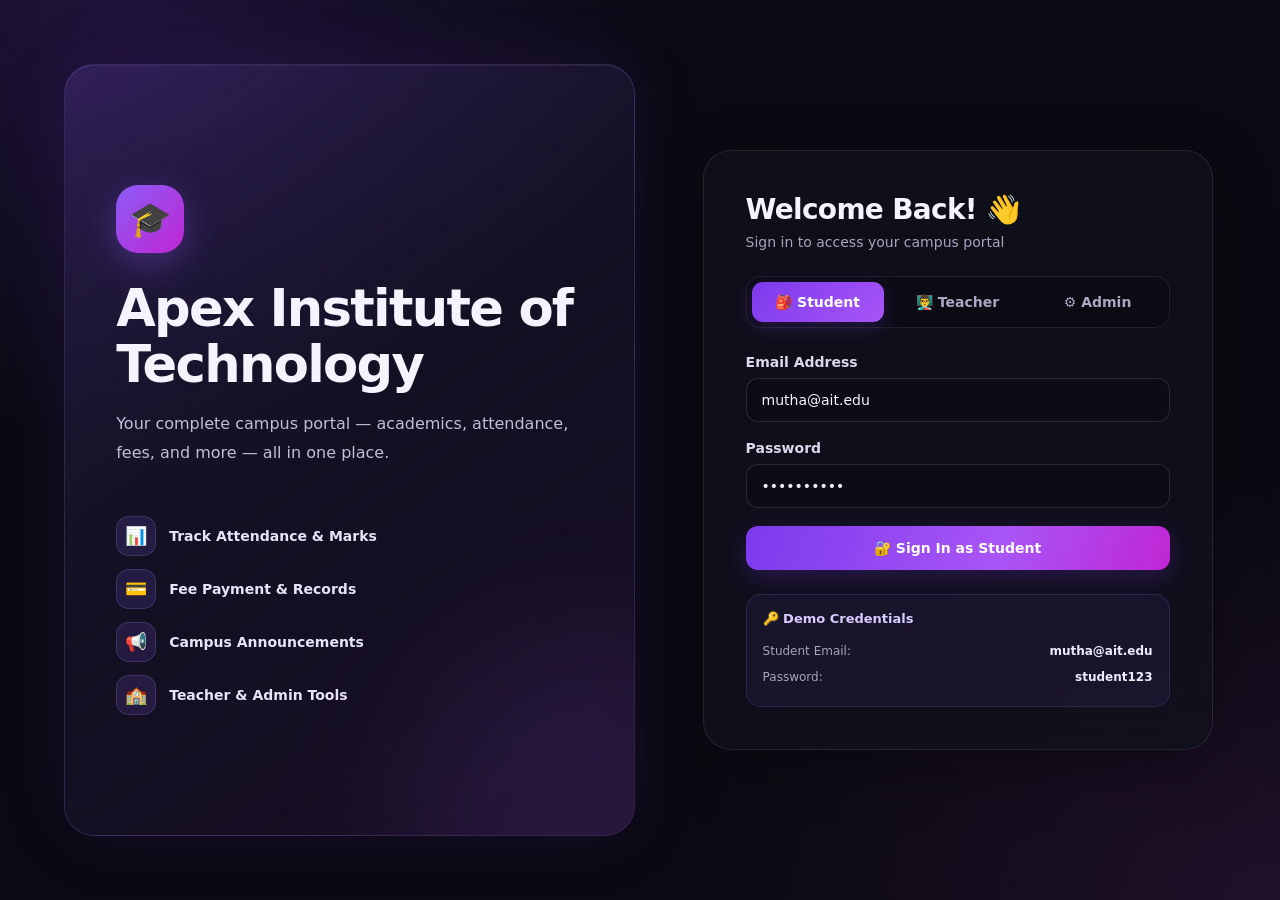
<file: index.html>
<!DOCTYPE html>
<html lang="en">

<head>
  <meta charset="UTF-8">
  <meta name="viewport" content="width=device-width, initial-scale=1.0">
  <title>AIT - Apex Institute of Technology | Login</title>
  <meta name="description" content="Apex EduPartner - Student, Teacher and Admin Login">
  <meta name="theme-color" content="#0a0a12">
  <meta name="mobile-web-app-capable" content="yes">
  <meta name="apple-mobile-web-app-capable" content="yes">
  <meta name="apple-mobile-web-app-title" content="APEX Learning Agent">
  <link rel="manifest" href="manifest.json">
  <link rel="icon" href="icons/apex-icon.svg" type="image/svg+xml">
  <link rel="apple-touch-icon" href="icons/apex-icon.svg">
  <link rel="stylesheet" href="css/style.css">
  <script src="js/data.js"></script>
</head>

<body>
  <div class="login-page">
    <!-- Left Panel -->
    <div class="login-left">
      <div class="logo">🎓</div>
      <h1>Apex Institute of Technology</h1>
      <p>Your complete campus portal — academics, attendance, fees, and more — all in one place.</p>
      <div class="login-features">
        <div class="login-feature"><span>📊</span><span>Track Attendance & Marks</span></div>
        <div class="login-feature"><span>💳</span><span>Fee Payment & Records</span></div>
        <div class="login-feature"><span>📢</span><span>Campus Announcements</span></div>
        <div class="login-feature"><span>🏫</span><span>Teacher & Admin Tools</span></div>
      </div>
    </div>

    <!-- Right Panel (Login Form) -->
    <div class="login-right">
      <h2>Welcome Back! 👋</h2>
      <p class="subtitle">Sign in to access your campus portal</p>

      <!-- Role Tabs -->
      <div class="role-tabs">
        <button class="role-tab active" onclick="setRole('student')" id="tab-student">🎒 Student</button>
        <button class="role-tab" onclick="setRole('teacher')" id="tab-teacher">👨‍🏫 Teacher</button>
        <button class="role-tab" onclick="setRole('admin')" id="tab-admin">⚙️ Admin</button>
      </div>

      <!-- Form -->
      <form id="login-form" onsubmit="handleLogin(event)">
        <div class="form-group">
          <label for="email">Email Address</label>
          <input type="email" id="email" placeholder="Enter your email" value="mutha@ait.edu" required>
        </div>
        <div class="form-group">
          <label for="password">Password</label>
          <input type="password" id="password" placeholder="Enter your password" value="student123" required>
        </div>
        <button type="submit" class="btn-login" id="login-btn">🔐 Sign In as Student</button>
      </form>

      <!-- Demo Credentials -->
      <div class="demo-creds">
        <h4>🔑 Demo Credentials</h4>
        <div id="demo-info">
          <div class="demo-cred"><span>Student Email:</span><strong>mutha@ait.edu</strong></div>
          <div class="demo-cred"><span>Password:</span><strong>student123</strong></div>
        </div>
      </div>

      <!-- Error Message -->
      <div id="login-error"
        style="display:none; margin-top:14px; padding:12px 16px; background:#FFEBEE; border-radius:8px; color:#C62828; font-size:13px; font-weight:600;">
      </div>
    </div>
  </div>

  <div class="toast-container" id="toast-container"></div>

  <script>
    initData();
    let currentRole = 'student';

    const demoCreds = {
      student: {
        email: 'mutha@ait.edu', password: 'student123', hints: [
          { label: 'Student Email', val: 'mutha@ait.edu' },
          { label: 'Password', val: 'student123' }
        ]
      },
      teacher: {
        email: 'gopi@ait.edu', password: 'teacher123', hints: [
          { label: 'Teacher Email', val: 'gopi@ait.edu' },
          { label: 'Password', val: 'teacher123' }
        ]
      },
      admin: {
        email: 'admin@ait.edu', password: 'admin123', hints: [
          { label: 'Admin Email', val: 'admin@ait.edu' },
          { label: 'Password', val: 'admin123' }
        ]
      }
    };

    function setRole(role) {
      currentRole = role;
      document.querySelectorAll('.role-tab').forEach(t => t.classList.remove('active'));
      document.getElementById('tab-' + role).classList.add('active');
      const creds = demoCreds[role];
      document.getElementById('email').value = creds.email;
      document.getElementById('password').value = creds.password;
      document.getElementById('login-btn').textContent = '🔐 Sign In as ' + role.charAt(0).toUpperCase() + role.slice(1);
      const demoInfo = document.getElementById('demo-info');
      demoInfo.innerHTML = creds.hints.map(h => `<div class="demo-cred"><span>${h.label}:</span><strong>${h.val}</strong></div>`).join('');
      document.getElementById('login-error').style.display = 'none';
    }

    function handleLogin(e) {
      e.preventDefault();
      const email = document.getElementById('email').value.trim();
      const password = document.getElementById('password').value;
      const user = authenticate(email, password, currentRole);
      if (user) {
        setSession(user, currentRole);
        showToast('Login successful! Redirecting...', 'success');
        setTimeout(() => {
          if (currentRole === 'student') window.location.href = 'student.html';
          else if (currentRole === 'teacher') window.location.href = 'teacher.html';
          else window.location.href = 'admin.html';
        }, 800);
      } else {
        const err = document.getElementById('login-error');
        err.style.display = 'block';
        err.textContent = '❌ Invalid credentials. Please check your email and password.';
      }
    }

    function showToast(msg, type = 'success') {
      const c = document.getElementById('toast-container');
      const t = document.createElement('div');
      t.className = 'toast ' + (type === 'error' ? 'error' : type === 'info' ? 'info' : '');
      t.innerHTML = (type === 'success' ? '✅' : type === 'error' ? '❌' : 'ℹ️') + ' ' + msg;
      c.appendChild(t);
      setTimeout(() => t.remove(), 3000);
    }
  </script>
  <script>
    if ("serviceWorker" in navigator) {
      window.addEventListener("load", () => navigator.serviceWorker.register("./sw.js").catch(err => console.warn("Service worker registration failed:", err)));
    }
  </script>
</body>

</html>
</file>
<file: css/style.css>
:root{--bg:#0a0a12;--panel:#11111d;--panel2:#171728;--line:rgba(255,255,255,.09);--text:#f4f3ff;--muted:#a6a5bd;--purple:#8b5cf6;--purple2:#a78bfa;--pink:#d946ef;--green:#34d399;--red:#fb7185;--radius:18px;--shadow:0 18px 60px rgba(0,0,0,.28)}*{box-sizing:border-box}html{min-height:100%;background:var(--bg)}body{margin:0;min-height:100vh;font-family:Inter,ui-sans-serif,system-ui,-apple-system,BlinkMacSystemFont,"Segoe UI",sans-serif;color:var(--text);background:radial-gradient(ellipse at 10% 0%,rgba(124,58,237,.18),transparent 35%),radial-gradient(ellipse at 100% 100%,rgba(217,70,239,.1),transparent 34%),var(--bg);font-size:14px}button,input,select,textarea{font:inherit}button{cursor:pointer}a{color:var(--purple2);text-decoration:none}a:hover{color:#c4b5fd}h1,h2,h3,h4,p{margin-top:0}.login-page{min-height:100vh;display:grid;grid-template-columns:minmax(0,1.05fr) minmax(400px,.95fr);align-items:stretch;padding:clamp(20px,5vw,72px);gap:clamp(24px,5vw,80px);max-width:1500px;margin:auto}.login-left{display:flex;flex-direction:column;justify-content:center;padding:clamp(20px,4vw,62px);border:1px solid rgba(167,139,250,.18);border-radius:30px;background:linear-gradient(145deg,rgba(139,92,246,.2),rgba(20,18,38,.82) 48%,rgba(217,70,239,.08));box-shadow:0 0 70px rgba(124,58,237,.1),inset 0 1px rgba(255,255,255,.06);position:relative;overflow:hidden}.login-left:after{content:"";position:absolute;width:360px;height:360px;border-radius:50%;background:rgba(139,92,246,.12);filter:blur(70px);right:-140px;bottom:-160px;pointer-events:none}.logo{width:68px;height:68px;border-radius:22px;display:grid;place-items:center;font-size:34px;background:linear-gradient(135deg,#8b5cf6,#c026d3);box-shadow:0 10px 35px rgba(139,92,246,.35);margin-bottom:28px}.login-left h1{font-size:clamp(32px,4vw,54px);line-height:1.08;letter-spacing:-1.7px;max-width:600px;margin-bottom:18px}.login-left>p{font-size:16px;line-height:1.8;color:#c1bfd7;max-width:540px}.login-features{display:grid;gap:13px;margin-top:32px}.login-feature{display:flex;align-items:center;gap:13px;color:#e7e4f8;font-weight:600}.login-feature span:first-child{width:40px;height:40px;display:grid;place-items:center;border-radius:13px;background:rgba(139,92,246,.15);border:1px solid rgba(167,139,250,.2);font-size:18px}.login-right{align-self:center;width:100%;max-width:510px;margin:auto;padding:clamp(24px,4vw,42px);border-radius:28px;border:1px solid var(--line);background:rgba(17,17,29,.84);backdrop-filter:blur(22px);box-shadow:var(--shadow)}.login-right h2{font-size:28px;letter-spacing:-.7px;margin-bottom:8px}.subtitle{color:var(--muted);margin-bottom:26px}.role-tabs{display:grid;grid-template-columns:repeat(3,1fr);gap:8px;padding:5px;border-radius:15px;background:#0b0b14;border:1px solid var(--line);margin-bottom:26px}.role-tab{border:0;border-radius:11px;padding:12px 8px;background:transparent;color:#aaa8c2;font-weight:700;transition:.2s}.role-tab:hover{color:#fff;background:rgba(255,255,255,.04)}.role-tab.active{color:white;background:linear-gradient(135deg,#7c3aed,#a855f7);box-shadow:0 5px 18px rgba(124,58,237,.25)}.form-group{display:grid;gap:8px;margin-bottom:18px}.form-group label{font-weight:650;color:#dcd9ef}.form-group input,.form-group select,.form-group textarea,.search-bar input,.field-input{width:100%;padding:13px 15px;border:1px solid rgba(255,255,255,.12);border-radius:12px;outline:none;background:#0c0c16;color:var(--text);transition:border-color .2s,box-shadow .2s}.form-group input:focus,.form-group select:focus,.form-group textarea:focus,.search-bar input:focus,.field-input:focus{border-color:#9b7bf7;box-shadow:0 0 0 3px rgba(139,92,246,.14)}input::placeholder,textarea::placeholder{color:#77758f}.btn-login,.btn-primary,.btn-save{width:100%;border:0;border-radius:12px;padding:14px 18px;background:linear-gradient(110deg,#7c3aed,#a855f7 60%,#c026d3);color:white;font-weight:800;box-shadow:0 8px 24px rgba(124,58,237,.23);transition:transform .2s,filter .2s}.btn-login:hover,.btn-primary:hover,.btn-save:hover{filter:brightness(1.12);transform:translateY(-1px)}.demo-creds{margin-top:24px;border:1px solid rgba(167,139,250,.17);background:rgba(139,92,246,.07);border-radius:15px;padding:16px}.demo-creds h4{font-size:13px;margin-bottom:12px;color:#d9ccff}.demo-cred{display:flex;justify-content:space-between;gap:12px;padding:6px 0;color:var(--muted);font-size:12px}.demo-cred strong{color:#f0eaff}.toast-container{position:fixed;right:24px;top:24px;z-index:10000;display:grid;gap:10px}.toast{padding:13px 18px;border:1px solid rgba(52,211,153,.3);border-radius:13px;background:#10251f;color:#c9fbe7;box-shadow:var(--shadow);animation:toastIn .25s ease}.toast.error{background:#2a121b;border-color:rgba(251,113,133,.3);color:#ffd5de}.toast.info{background:#17142b;border-color:rgba(167,139,250,.3)}@keyframes toastIn{from{opacity:0;transform:translateY(-8px)}to{opacity:1;transform:translateY(0)}}.dashboard{min-height:100vh;display:flex}.sidebar{width:260px;flex:0 0 260px;background:rgba(13,13,23,.96);border-right:1px solid var(--line);display:flex;flex-direction:column;padding:24px 16px;min-height:100vh;position:sticky;top:0;height:100vh;overflow-y:auto}.sidebar-header{display:flex;align-items:center;gap:12px;padding:2px 10px 24px;border-bottom:1px solid var(--line)}.sidebar-logo{width:42px;height:42px;border-radius:13px;display:grid;place-items:center;background:linear-gradient(135deg,#7c3aed,#c026d3);font-size:21px}.sidebar-title{font-size:16px;font-weight:850;letter-spacing:.2px}.sidebar-subtitle{font-size:11px;color:var(--muted);margin-top:3px}.sidebar-user{display:flex;align-items:center;gap:11px;padding:20px 10px;border-bottom:1px solid var(--line);margin-bottom:18px}.sidebar-avatar,.topbar-avatar{width:38px;height:38px;border-radius:50%;display:grid;place-items:center;background:linear-gradient(135deg,#31205a,#51358a);border:1px solid rgba(167,139,250,.25);font-size:18px}.sidebar-user-name{font-weight:750;font-size:13px}.sidebar-user-role{font-size:11px;color:var(--muted);margin-top:4px}.sidebar-nav{display:grid;gap:5px}.nav-section-label{font-size:10px;font-weight:800;letter-spacing:1.4px;text-transform:uppercase;color:#77758f;padding:13px 12px 7px}.nav-item{display:flex;align-items:center;gap:12px;padding:12px 13px;border-radius:11px;color:#a9a7c1;cursor:pointer;font-weight:600;transition:.2s}.nav-item:hover{color:#fff;background:rgba(255,255,255,.05)}.nav-item.active{color:#fff;background:linear-gradient(100deg,rgba(124,58,237,.3),rgba(168,85,247,.12));box-shadow:inset 3px 0 #a78bfa}.nav-icon{width:21px;text-align:center;font-size:16px}.sidebar-footer{margin-top:auto;padding-top:22px}.btn-logout{width:100%;padding:12px;border-radius:11px;border:1px solid rgba(251,113,133,.2);background:rgba(251,113,133,.07);color:#fda4af;font-weight:700}.btn-logout:hover{background:rgba(251,113,133,.14)}.main{flex:1;min-width:0}.topbar{min-height:78px;display:flex;align-items:center;gap:22px;padding:16px clamp(18px,3vw,38px);border-bottom:1px solid var(--line);background:rgba(10,10,18,.72);backdrop-filter:blur(16px);position:sticky;top:0;z-index:10}.topbar-title{font-size:19px;font-weight:850;letter-spacing:-.3px;white-space:nowrap}.search-bar{display:flex;align-items:center;gap:10px;max-width:410px;flex:1;margin-left:auto;padding-left:12px;border:1px solid var(--line);border-radius:12px;background:#0c0c16}.search-bar .icon{padding-left:3px;color:#9691b2}.search-bar input{border:0;background:transparent;box-shadow:none!important;padding:11px 10px}.topbar-actions{display:flex;align-items:center;gap:14px}.topbar-btn{border:1px solid var(--line);background:var(--panel2);color:#ddd6fe;border-radius:11px;width:40px;height:40px;font-size:16px}.topbar-profile{display:flex;align-items:center;gap:10px}.topbar-name{font-weight:700;font-size:12px;white-space:nowrap}.page-content{padding:clamp(18px,3vw,36px);max-width:1600px;margin:0 auto}.page-section{display:none}.page-section.active{display:block;animation:fadeIn .25s ease}@keyframes fadeIn{from{opacity:0;transform:translateY(4px)}to{opacity:1;transform:translateY(0)}}.section-header{display:flex;justify-content:space-between;align-items:center;gap:20px;margin-bottom:24px}.section-title{font-size:24px;font-weight:850;letter-spacing:-.7px;margin-bottom:6px}.section-subtitle{color:var(--muted);font-size:13px;line-height:1.6}.stats-grid{display:grid;grid-template-columns:repeat(4,minmax(0,1fr));gap:16px;margin-bottom:24px}.stat-card,.card,.panel,.content-card,.chart-card,.table-card{border:1px solid var(--line);border-radius:var(--radius);padding:20px;background:linear-gradient(145deg,rgba(24,24,41,.94),rgba(15,15,26,.94));box-shadow:0 10px 35px rgba(0,0,0,.12);min-width:0}.stat-card{display:flex;align-items:center;gap:14px}.stat-icon{width:48px;height:48px;flex:0 0 48px;border-radius:15px;display:grid;place-items:center;font-size:22px;background:rgba(139,92,246,.15);color:#c4b5fd}.stat-icon.blue{background:rgba(96,165,250,.14)}.stat-icon.green{background:rgba(52,211,153,.13)}.stat-icon.orange{background:rgba(251,146,60,.13)}.stat-icon.pink{background:rgba(217,70,239,.13)}.stat-label,.stat-card .label{font-size:12px;color:var(--muted);margin-bottom:7px}.stat-value,.stat-card .value{font-size:25px;font-weight:850;letter-spacing:-.8px}.stat-note{font-size:11px;color:#9c98b6;margin-top:5px}.grid-2{display:grid;grid-template-columns:repeat(2,minmax(0,1fr));gap:18px}.grid-3{display:grid;grid-template-columns:repeat(3,minmax(0,1fr));gap:18px}.card-title,.panel-title{font-size:15px;font-weight:800;margin-bottom:16px}.card-subtitle{font-size:12px;color:var(--muted)}.table-wrap{width:100%;overflow:auto;border:1px solid var(--line);border-radius:14px}table{border-collapse:collapse;width:100%;min-width:580px;font-size:12px}thead{background:rgba(139,92,246,.1)}th{text-align:left;color:#c7c2e0;font-weight:750;white-space:nowrap}th,td{padding:13px 15px;border-bottom:1px solid var(--line)}td{color:#d6d3e7}tbody tr:hover{background:rgba(255,255,255,.025)}tbody tr:last-child td{border-bottom:0}.badge,.status-badge,.pill{display:inline-flex;align-items:center;gap:5px;padding:5px 9px;border-radius:999px;background:rgba(139,92,246,.14);color:#d8c9ff;font-size:10px;font-weight:800}.status-badge.success,.badge.success{background:rgba(52,211,153,.12);color:#6ee7b7}.status-badge.warning,.badge.warning{background:rgba(251,191,36,.12);color:#fcd34d}.status-badge.danger,.badge.danger{background:rgba(251,113,133,.12);color:#fda4af}.btn,.btn-secondary,.btn-small,.btn-action{border:1px solid var(--line);background:rgba(139,92,246,.12);color:#e9ddff;border-radius:10px;padding:9px 13px;font-weight:700;font-size:12px}.btn:hover,.btn-secondary:hover,.btn-small:hover,.btn-action:hover{background:rgba(139,92,246,.22)}.btn-danger{background:rgba(251,113,133,.08);color:#fda4af;border-color:rgba(251,113,133,.2)}.form-row{display:grid;grid-template-columns:repeat(2,minmax(0,1fr));gap:14px}.empty-state{text-align:center;padding:35px 20px;color:var(--muted)}.empty-state strong{display:block;color:#e7e3f7;margin-bottom:6px}.progress,.progress-bar{height:8px;border-radius:99px;background:rgba(255,255,255,.08);overflow:hidden}.progress-fill{height:100%;border-radius:99px;background:linear-gradient(90deg,#7c3aed,#c084fc)}.announcement-card,.notice-card,.video-card,.student-card{border:1px solid var(--line);background:rgba(255,255,255,.025);border-radius:14px;padding:16px;margin-bottom:12px}.announcement-card h3,.notice-card h3{font-size:14px;margin-bottom:7px}.announcement-card p,.notice-card p{color:var(--muted);line-height:1.6;margin-bottom:8px}.modal-overlay,.modal-backdrop{position:fixed;inset:0;z-index:5000;background:rgba(3,3,10,.75);backdrop-filter:blur(8px);display:none;align-items:center;justify-content:center;padding:20px}.modal-overlay.open,.modal-backdrop.open,.modal-overlay.active,.modal-backdrop.active{display:flex}.modal,.modal-content{width:min(560px,100%);max-height:90vh;overflow:auto;padding:25px;border-radius:20px;background:#151524;border:1px solid rgba(167,139,250,.2);box-shadow:var(--shadow)}.modal h2,.modal-content h2{font-size:20px;margin-bottom:20px}.modal-close{float:right;border:0;background:transparent;color:#aaa;font-size:24px}.video-grid{display:grid;grid-template-columns:repeat(3,minmax(0,1fr));gap:16px}.video-card{padding:0;overflow:hidden;cursor:pointer}.video-thumb{height:135px;background:linear-gradient(135deg,#29165b,#6d28d9,#c026d3);display:grid;place-items:center;font-size:36px}.video-info{padding:14px}.video-info h3{font-size:13px;margin-bottom:6px}.video-info p{font-size:11px;color:var(--muted);margin:0}.video-modal{width:min(900px,100%)}.video-player{aspect-ratio:16/9;background:#05050a;border-radius:13px;display:grid;place-items:center;color:#c4b5fd;font-size:42px;margin-bottom:16px}.filter-row{display:flex;gap:10px;flex-wrap:wrap;margin-bottom:18px}.filter-row input,.filter-row select{max-width:280px;padding:10px 12px;border-radius:10px;background:#0c0c16;color:white;border:1px solid var(--line)}.calendar-grid{display:grid;grid-template-columns:repeat(7,minmax(0,1fr));gap:6px}.calendar-day{min-height:80px;padding:8px;border:1px solid var(--line);border-radius:10px;background:rgba(255,255,255,.02);font-size:11px}.calendar-day.today{border-color:#a78bfa;background:rgba(139,92,246,.12)}.calendar-event{margin-top:6px;font-size:9px;color:#d8b4fe;line-height:1.3}.chart-container{position:relative;min-height:240px}.muted,.text-muted{color:var(--muted)}.text-purple{color:#c4b5fd}.text-success{color:#6ee7b7}.text-danger{color:#fda4af}.hidden{display:none!important}hr{border:0;border-top:1px solid var(--line);margin:20px 0}::-webkit-scrollbar{width:8px;height:8px}::-webkit-scrollbar-thumb{background:#353047;border-radius:10px}::-webkit-scrollbar-track{background:transparent}@media(max-width:1100px){.sidebar{width:225px;flex-basis:225px}.stats-grid{grid-template-columns:repeat(2,minmax(0,1fr))}.video-grid{grid-template-columns:repeat(2,minmax(0,1fr))}}@media(max-width:820px){.login-page{grid-template-columns:1fr;padding:18px;gap:18px}.login-left{padding:30px;min-height:350px}.login-right{max-width:none}.dashboard{display:block}.sidebar{position:relative;width:100%;height:auto;min-height:0;padding:14px}.sidebar-header{padding-bottom:12px}.sidebar-user{padding:12px 10px;margin-bottom:8px}.sidebar-nav{grid-template-columns:repeat(2,minmax(0,1fr));gap:3px}.nav-section-label{grid-column:1/-1;padding:9px 10px 4px}.nav-item{padding:10px;font-size:12px}.sidebar-footer{margin-top:12px;padding-top:8px}.topbar{position:relative;flex-wrap:wrap;gap:12px}.topbar-title{flex:1}.search-bar{order:3;max-width:none;flex-basis:100%}.page-content{padding:18px}.grid-3{grid-template-columns:repeat(2,minmax(0,1fr))}}@media(max-width:560px){.login-left{min-height:0;padding:25px}.login-left h1{font-size:34px}.login-features{margin-top:20px}.login-right{padding:22px}.role-tab{font-size:11px;padding:11px 3px}.stats-grid,.grid-2,.grid-3,.form-row,.video-grid{grid-template-columns:1fr}.stat-value,.stat-card .value{font-size:22px}.section-header{align-items:flex-start;flex-direction:column}.topbar-actions{gap:8px}.topbar-name{display:none}.calendar-day{min-height:55px;padding:5px}.page-content{padding:13px}}
</file>
